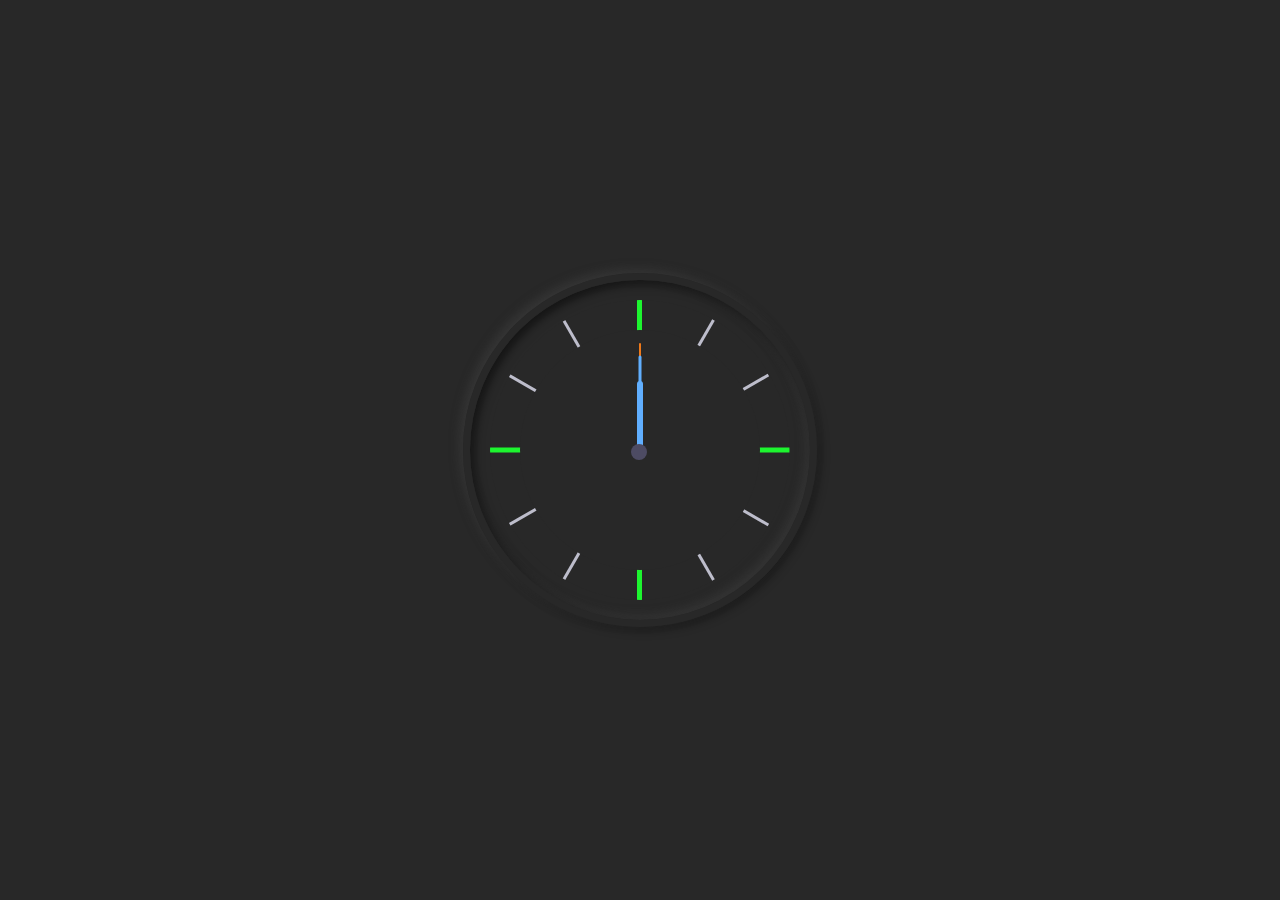
<file: static/index.html>
<!doctype html>
<html>
  <head>
    <title>TimeTravelClock</title>
    <link rel="stylesheet" href="style.css">
    <script src="jquery.js"></script>
    <script>
        function setDate() {
            const secondHand = document.querySelector('.second-hand');
            const minsHand = document.querySelector('.min-hand');
            const hourHand = document.querySelector('.hour-hand');

            let now;
            $.ajax({
              url: '/time',
              success: function(html) {
                  now = new Date(html);
              },
              async:false
            });

            console.log(now);

            const seconds = now.getSeconds();
            const secondsDegrees = ((seconds / 60) * 360) + 90;
            secondHand.style.transform = `rotate(${secondsDegrees}deg)`;

            const mins = now.getMinutes();
            const minsDegrees = ((mins / 60) * 360) + ((seconds/60)*6) + 90;
            minsHand.style.transform = `rotate(${minsDegrees}deg)`;

            const hour = now.getHours();
            const hourDegrees = ((hour / 12) * 360) + ((mins/60)*30) + 90;
            hourHand.style.transform = `rotate(${hourDegrees}deg)`;
        }

        setInterval(setDate, 1000);
    </script>
  </head>
  <body>
    <div class="clock">
        <div class="outer-clock-face">
          <div class="marking marking-one"></div>
          <div class="marking marking-two"></div>
          <div class="marking marking-three"></div>
          <div class="marking marking-four"></div>
          <div class="inner-clock-face">
            <div class="hand hour-hand"></div>
            <div class="hand min-hand"></div>
            <div class="hand second-hand"></div>
          </div>
        </div>
      </div>
  </body>
</html>
</file>
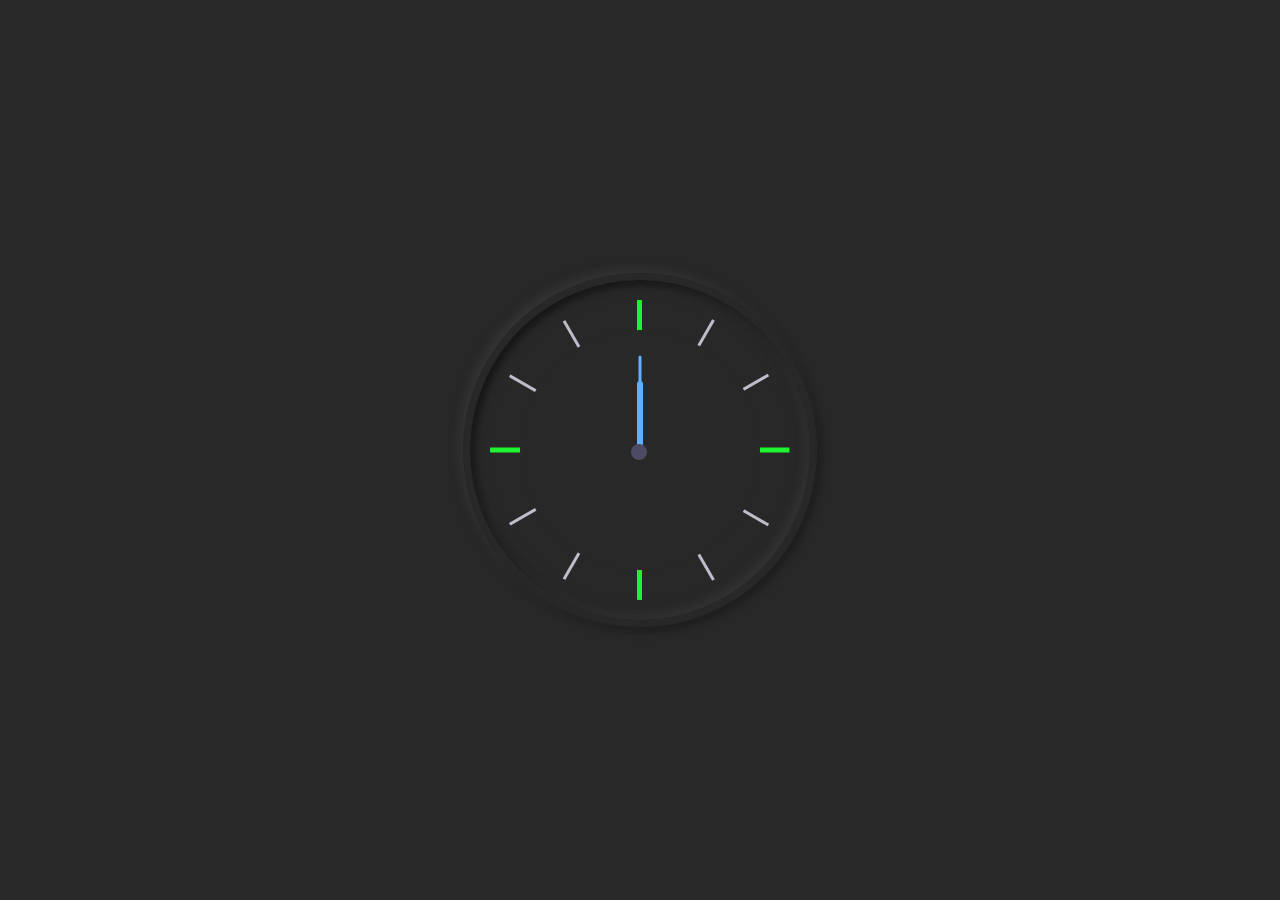
<file: static/index-noseconds.html>
<!doctype html>
<html>
  <head>
    <title>TimeTravelClock</title>
    <link rel="stylesheet" href="style.css">
    <script src="jquery.js"></script>
    <script>
        function setDate() {
            const minsHand = document.querySelector('.min-hand');
            const hourHand = document.querySelector('.hour-hand');

            let now;
            $.ajax({
              url: '/time',
              success: function(html) {
                  now = new Date(html);
              },
              async:false
            });

            console.log(now);

            const seconds = now.getSeconds();
            const mins = now.getMinutes();
            const minsDegrees = ((mins / 60) * 360) + ((seconds/60)*6) + 90;
            minsHand.style.transform = `rotate(${minsDegrees}deg)`;

            const hour = now.getHours();
            const hourDegrees = ((hour / 12) * 360) + ((mins/60)*30) + 90;
            hourHand.style.transform = `rotate(${hourDegrees}deg)`;
        }

        setInterval(setDate, 1000);
    </script>
  </head>
  <body>
    <div class="clock">
        <div class="outer-clock-face">
          <div class="marking marking-one"></div>
          <div class="marking marking-two"></div>
          <div class="marking marking-three"></div>
          <div class="marking marking-four"></div>
          <div class="inner-clock-face">
            <div class="hand hour-hand"></div>
            <div class="hand min-hand"></div>
          </div>
        </div>
      </div>
  </body>
</html>
</file>
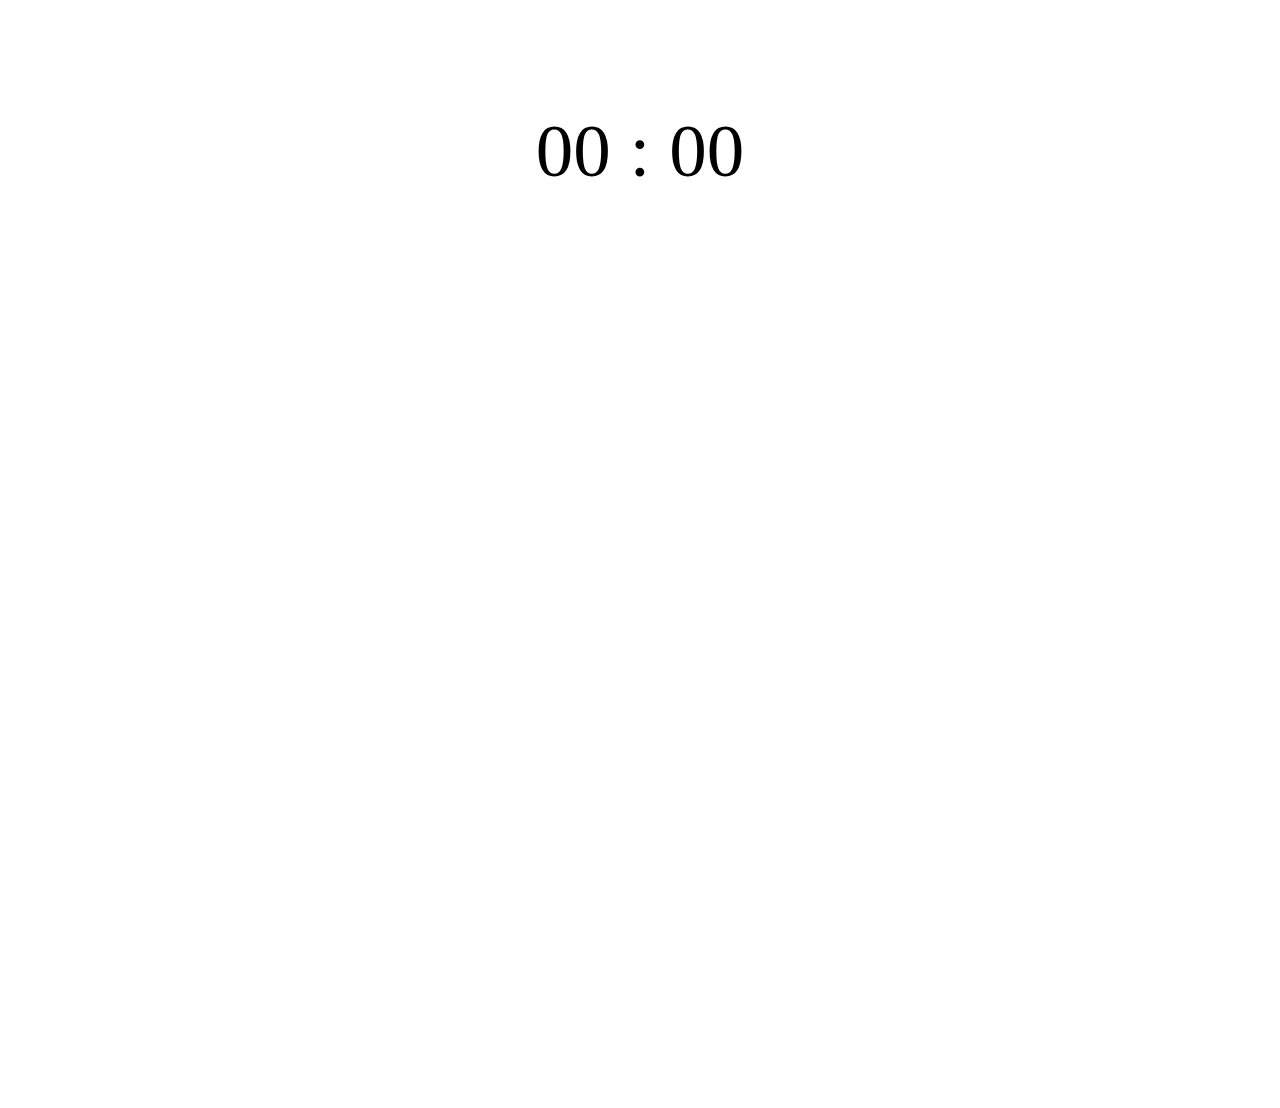
<file: static/progressbar.html>
<!doctype html>
<html>
  <head>
    <title>TimeTravelClock</title>
    <link rel="stylesheet" href="style-progress.css">
    <script src="jquery.js"></script>
    <link href="https://cdn.jsdelivr.net/npm/bootstrap@5.3.0-alpha3/dist/css/bootstrap.min.css" rel="stylesheet" integrity="sha384-KK94CHFLLe+nY2dmCWGMq91rCGa5gtU4mk92HdvYe+M/SXH301p5ILy+dN9+nJOZ" crossorigin="anonymous">
    <script>
        function setDate() {
            $.ajax({
              url: '/time',
              success: function(html) {
                  const now = new Date(html);
                  console.log(now);

                  let minutes = now.getMinutes();
                  let seconds = now.getSeconds();
                  const hours = now.getHours();

                  if (hours != 0 && hours < 12) {
                      // Assume we have passed 1:00
                      minutes = 60;
                      seconds = 0;
                  } else if (hours != 0) {
                      // Assume we have passed 0:00
                      minutes = 0;
                      seconds = 0;
                  }

                  const totalSeconds = minutes * 60 + seconds;
                  const percentage = totalSeconds / 36;

                  $("#progressbar").attr("style", `width: ${percentage}%`)
                  $("#minutes").text(String(minutes).padStart(2, '0'));
                  $("#seconds").text(String(seconds).padStart(2, '0'));
              },
              async:false
            });

        }


        $(document).ready(() => {
            setInterval(setDate, 1000);
        });
    </script>
  </head>
  <body>
    <div class="container">
      <div class="time">
        <span id="minutes">
          00
        </span>
        :
        <span id="seconds">
          00
        </span>
      </div>
      <div class="progress" style="height: 30px">
        <div id="progressbar" class="progress-bar progress-bar-animated bg-danger" role="progressbar" aria-valuenow="75" aria-valuemin="0" aria-valuemax="100" style="width: 75%"></div>
      </div>
    </div>
  </body>
</html>
</file>
<file: static/style.css>
html {
  background: #282828;
  text-align: center;
  font-size: 10px;
}

body {
  margin: 0;
  font-size: 2rem;
  display: flex;
  flex: 1;
  min-height: 100vh;
  align-items: center;
}

.clock {
  width: 30rem;
  height: 30rem;
  border: 7px solid #282828;
  box-shadow: -4px -4px 10px rgba(67,67,67,0.5),
                inset 4px 4px 10px rgba(0,0,0,0.5),
                inset -4px -4px 10px rgba(67,67,67,0.5),
                4px 4px 10px rgba(0,0,0,0.3);
  border-radius: 50%;
  margin: 50px auto;
  position: relative;
  padding: 2rem;

}

.outer-clock-face {
  position: relative;
  width: 100%;
  height: 100%;
  border-radius: 100%;
  background: #282828;


  overflow: hidden;
}

.outer-clock-face::after {
  -webkit-transform: rotate(90deg);
  -moz-transform: rotate(90deg);
  transform: rotate(90deg)
}

.outer-clock-face::before,
.outer-clock-face::after,
.outer-clock-face .marking{
  content: '';
  position: absolute;
  width: 5px;
  height: 100%;
  background: #1df52f;
  z-index: 0;
  left: 49%;
}

.outer-clock-face .marking {
  background: #bdbdcb;
  width: 3px;
}

.outer-clock-face .marking.marking-one {
  -webkit-transform: rotate(30deg);
  -moz-transform: rotate(30deg);
  transform: rotate(30deg)
}

.outer-clock-face .marking.marking-two {
  -webkit-transform: rotate(60deg);
  -moz-transform: rotate(60deg);
  transform: rotate(60deg)
}

.outer-clock-face .marking.marking-three {
  -webkit-transform: rotate(120deg);
  -moz-transform: rotate(120deg);
  transform: rotate(120deg)
}

.outer-clock-face .marking.marking-four {
  -webkit-transform: rotate(150deg);
  -moz-transform: rotate(150deg);
  transform: rotate(150deg)
}

.inner-clock-face {
  position: absolute;
  top: 10%;
  left: 10%;
  width: 80%;
  height: 80%;
  background: #282828;
  -webkit-border-radius: 100%;
  -moz-border-radius: 100%;
  border-radius: 100%;
  z-index: 1;
}

.inner-clock-face::before {
  content: '';
  position: absolute;
  top: 50%;
  left: 50%;
  width: 16px;
  height: 16px;
  border-radius: 18px;
  margin-left: -9px;
  margin-top: -6px;
  background: #4d4b63;
  z-index: 11;
}

.hand {
  width: 50%;
  right: 50%;
  height: 6px;
  background: #61afff;
  position: absolute;
  top: 50%;
  border-radius: 6px;
  transform-origin: 100%;
  transform: rotate(90deg);
  transition-timing-function: cubic-bezier(0.1, 2.7, 0.58, 1);
}

.hand.hour-hand {
  width: 30%;
  z-index: 3;
}

.hand.min-hand {
  height: 3px;
  z-index: 10;
  width: 40%;
}

.hand.second-hand {
  background: #ee791a;
  width: 45%;
  height: 2px;
}
</file>
<file: static/style-progress.css>
.vertical-center {
    margin: 0;
    position: absolute;
    top: 50%;
    -ms-transform: translateY(-50%);
    transform: translateY(-50%);
}

body, html {height: 100%; }

.container {
    padding: 100px;
    height: 100%;
    position: relative;
    text-align: center;
}

.time {
    font-size: 75px;
}
</file>
